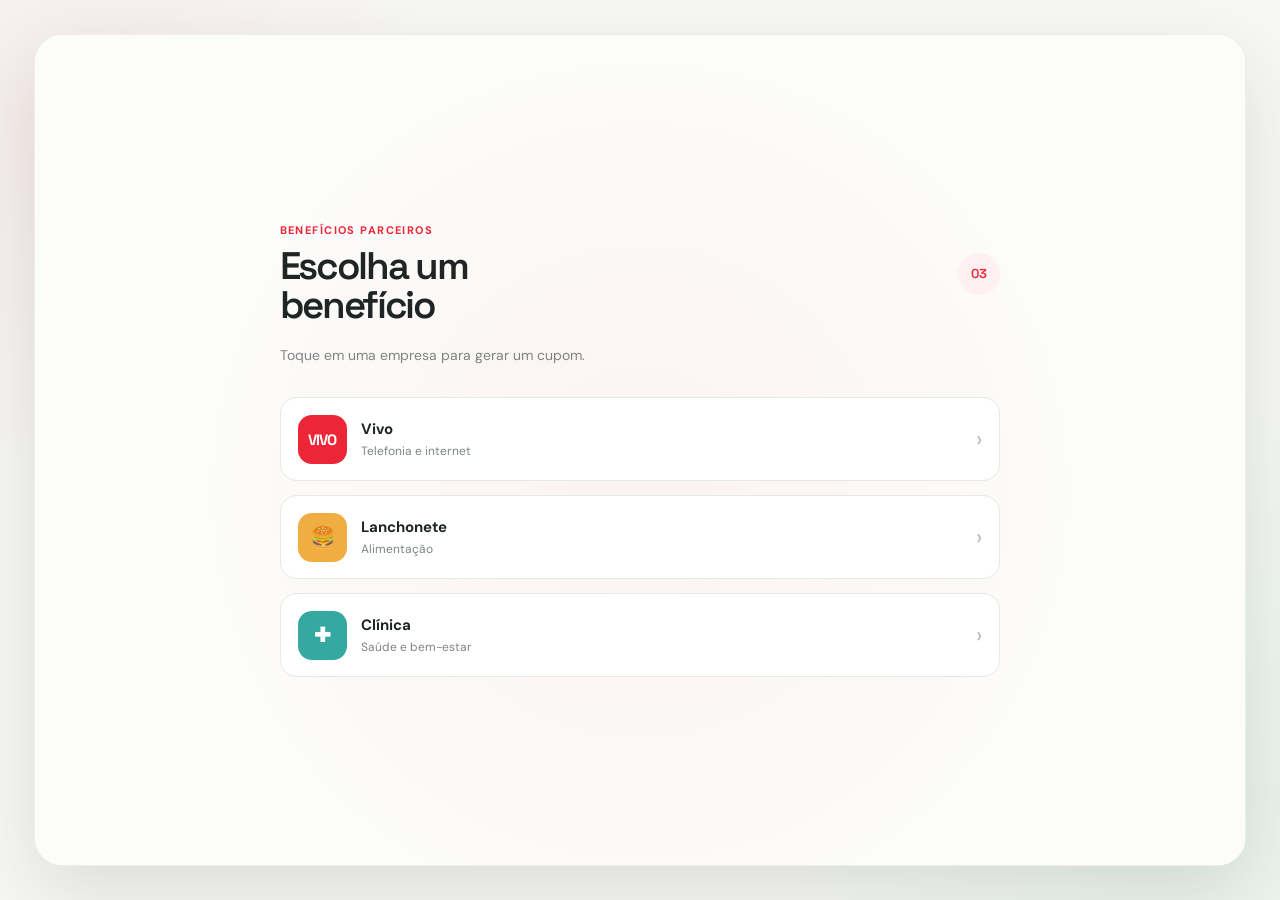
<file: index.html>
<!doctype html>
<html lang="pt-BR">
  <head>
    <meta charset="UTF-8" />
    <meta name="viewport" content="width=device-width, initial-scale=1.0" />
    <meta name="theme-color" content="#f7f8f5" />
    <title>Cupons na palma da mão</title>
    <link rel="preconnect" href="https://fonts.googleapis.com" />
    <link rel="preconnect" href="https://fonts.gstatic.com" crossorigin />
    <link href="https://fonts.googleapis.com/css2?family=DM+Sans:wght@400;500;600;700&family=Space+Grotesk:wght@500;600;700&display=swap" rel="stylesheet" />
    <link rel="stylesheet" href="style.css" />
  </head>
  <body>
    <main class="app-shell" id="appShell">
      <section class="tablet-app" aria-label="Painel de cupons">
        <header class="topbar is-hidden" id="topbar">
          <button class="icon-button home-button is-hidden" id="homeButton" aria-label="Voltar para benefícios">
            <svg viewBox="0 0 24 24" aria-hidden="true"><path d="m3 10 9-7 9 7v10a1 1 0 0 1-1 1h-5v-6H9v6H4a1 1 0 0 1-1-1V10Z"/><path d="M8 21v-6h8v6"/></svg>
          </button>
        </header>

        <div class="workspace">
          <section class="benefits-page page active" id="benefitsPage" aria-label="Escolha de benefício">
            <div class="business-sidebar">
              <div class="sidebar-heading">
                <div>
                  <p class="eyebrow">benefícios parceiros</p>
                  <h1>Escolha um benefício</h1>
                </div>
                <span class="partner-count" id="partnerCount">03</span>
              </div>
              <p class="sidebar-intro">Toque em uma empresa para gerar um cupom.</p>
              <nav class="business-list" id="businessList" aria-label="Empresas parceiras"></nav>
            </div>
          </section>

          <section class="coupon-panel coupon-page page" id="couponPanel" aria-label="Cupom temporário" aria-live="polite"></section>
        </div>
      </section>
    </main>

    <div class="toast" id="toast" role="status"></div>

    <script src="qrcode-lib.js"></script>
    <script src="script.js"></script>
  </body>
</html>
</file>
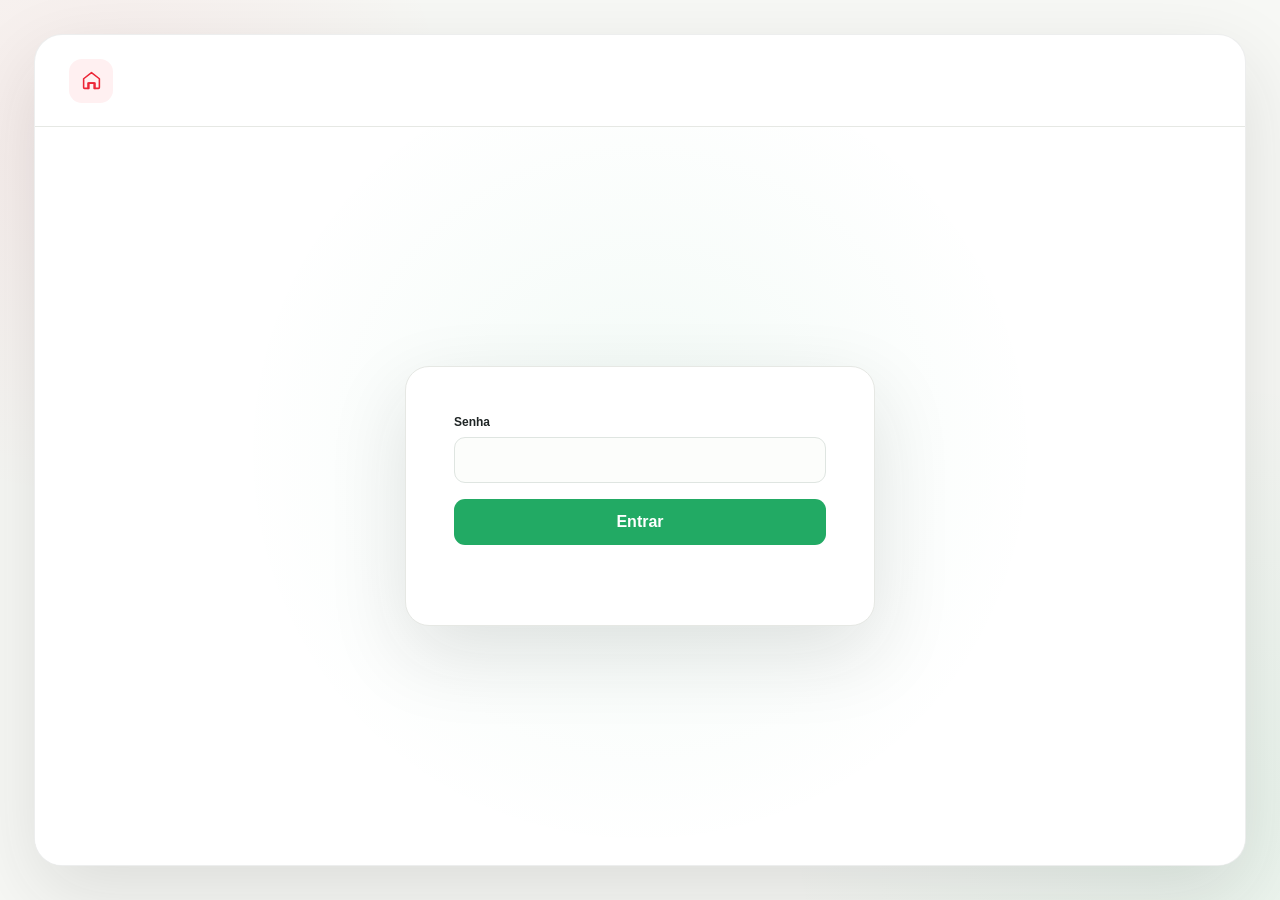
<file: registro/index.html>
<!doctype html>
<html lang="pt-BR">
  <head>
    <meta charset="UTF-8" />
    <meta name="viewport" content="width=device-width, initial-scale=1.0" />
    <title>Cadastro</title>
    <link rel="stylesheet" href="../style.css" />
    <link rel="stylesheet" href="registro.css" />
  </head>
  <body class="registro-body">
    <main class="registro-shell">
      <section class="registro-app">
        <header class="registro-topbar">
          <a class="icon-button registro-home-button" href="/" aria-label="Voltar para benefícios">
            <svg viewBox="0 0 24 24" aria-hidden="true"><path d="m3 10 9-7 9 7v10a1 1 0 0 1-1 1h-5v-6H9v6H4a1 1 0 0 1-1-1V10Z"/><path d="M8 21v-6h8v6"/></svg>
          </a>
        </header>
        <div class="registro-content">
          <section class="access-card" id="accessCard" aria-label="Formulário de senha">
            <form id="loginForm">
              <label class="registro-field">
                <span>Senha</span>
                <input id="password" type="password" autocomplete="current-password" required />
              </label>
              <button class="registro-primary" type="submit">Entrar</button>
              <p class="login-error" id="loginError" role="alert"></p>
            </form>
          </section>

          <section class="registro-dashboard" id="dashboard" hidden>
        <div class="dashboard-heading">
          <div>
            <p class="eyebrow">cadastro</p>
            <h1>Parceiros</h1>
          </div>
          <button class="registro-primary new-button" id="newPartner" type="button">+ Novo parceiro</button>
        </div>

        <form class="partner-form" id="partnerForm" hidden>
          <h2 id="formTitle">Cadastrar parceiro</h2>
          <div class="registro-form-grid">
            <label class="registro-field full-field">
              <span>Nome</span>
              <input id="partnerName" name="name" type="text" placeholder="Ex.: Café do Centro" required />
            </label>
            <label class="registro-field">
              <span>Categoria</span>
              <input id="partnerCategory" name="category" type="text" placeholder="Ex.: Alimentação" required />
            </label>
            <label class="registro-field">
              <span>Benefício</span>
              <input id="partnerOffer" name="offer" type="text" placeholder="Ex.: 10% de desconto" required />
            </label>
            <label class="registro-field">
              <span>Cor</span>
              <input id="partnerColor" name="color" type="color" value="#7b6eea" />
            </label>
            <label class="registro-field">
              <span>Ícone em texto (opcional)</span>
              <input id="partnerIcon" name="icon" type="text" maxlength="3" placeholder="Ex.: ☕ ou CD" />
            </label>
            <label class="registro-field full-field">
              <span>Imagem do ícone (opcional)</span>
              <input id="partnerIconImage" name="iconImage" type="file" accept="image/png,image/jpeg,image/webp,image/gif" />
              <small class="field-help">Envie uma imagem para substituir o ícone em texto.</small>
              <div class="icon-upload-preview" id="iconUploadPreview" hidden>
                <img id="iconPreviewImage" alt="Prévia do ícone" />
                <button class="registro-secondary remove-image-button" id="removeIconImage" type="button">Remover imagem</button>
              </div>
              <p class="field-error" id="iconImageError" role="alert"></p>
            </label>
          </div>
          <div class="form-actions">
            <button class="registro-secondary" id="cancelForm" type="button">Cancelar</button>
            <button class="registro-primary" id="saveForm" type="submit">Salvar parceiro</button>
          </div>
        </form>

        <ol class="partner-list" id="partnerList"></ol>
          </section>
        </div>
      </section>
    </main>
    <script src="registro.js"></script>
  </body>
</html>
</file>
<file: style.css>
:root {
  --red: #ec2637;
  --red-dark: #c9192c;
  --red-soft: #fff0f1;
  --green: #22aa64;
  --green-dark: #16804a;
  --ink: #1f2525;
  --muted: #7d8582;
  --line: #e6e8e4;
  --paper: #ffffff;
  --canvas: #f7f8f5;
  --shadow: 0 28px 80px rgba(31, 37, 37, 0.12);
  font-family: "DM Sans", Arial, sans-serif;
  color: var(--ink);
  background: var(--canvas);
}

* { box-sizing: border-box; }
[hidden] { display: none !important; }

body {
  margin: 0;
  min-width: 320px;
  min-height: 100vh;
  background:
    radial-gradient(circle at 7% 15%, rgba(236, 38, 55, 0.06), transparent 23rem),
    radial-gradient(circle at 95% 90%, rgba(34, 170, 100, 0.07), transparent 27rem),
    var(--canvas);
}

button { font: inherit; }

.app-shell {
  min-height: 100vh;
  padding: 34px;
  display: grid;
  place-items: center;
}

.tablet-app {
  width: min(1400px, 100%);
  min-height: min(850px, calc(100vh - 68px));
  overflow: hidden;
  background: var(--paper);
  border: 1px solid rgba(31, 37, 37, 0.08);
  border-radius: 28px;
  box-shadow: var(--shadow);
  display: flex;
  flex-direction: column;
}

.topbar {
  min-height: 92px;
  border-bottom: 1px solid var(--line);
  display: grid;
  grid-template-columns: 1fr auto 1fr;
  align-items: center;
  padding: 0 34px;
}

.icon-button {
  border: 0;
  display: grid;
  place-items: center;
  width: 44px;
  height: 44px;
  border-radius: 13px;
  color: var(--red);
  background: var(--red-soft);
  cursor: pointer;
  transition: transform .2s ease, background .2s ease;
}

.icon-button:hover { transform: translateY(-2px); background: #ffe3e6; }
.icon-button svg { width: 21px; fill: none; stroke: currentColor; stroke-linecap: round; stroke-linejoin: round; stroke-width: 1.8; }
.is-hidden { visibility: hidden; pointer-events: none; }
.topbar.is-hidden { display: none; }

.brand-lockup { text-align: center; line-height: 1; }
.brand-mark { font: 700 26px/1 "Space Grotesk", sans-serif; letter-spacing: -.08em; color: var(--red); }
.brand-mark span { color: var(--green); margin-left: 2px; }
.brand-caption { display: block; margin-top: 6px; color: var(--muted); font-size: 10px; letter-spacing: .14em; text-transform: uppercase; }

.workspace { position: relative; flex: 1; min-height: 0; display: flex; }
.page { display: none; min-height: 100%; }
.page.active { display: block; flex: 1; width: 100%; }
.coupon-page.active { display: flex; }
.coupon-panel { width: 100%; align-items: center; justify-content: center; padding: 70px 48px; background: radial-gradient(circle at 50% 45%, rgba(236, 38, 55, .045), transparent 31rem), #fff; }

.benefits-page { background: radial-gradient(circle at 50% 55%, rgba(236, 38, 55, .045), transparent 28rem), #fcfcfa; }
.benefits-page.active { display: flex; flex-direction: column; align-items: center; justify-content: center; }
.business-sidebar { width: min(900px, 100%); min-height: 0; margin: 0 auto; padding: clamp(36px, 6vw, 72px) clamp(22px, 7vw, 92px); background: transparent; }
.sidebar-heading { display: flex; align-items: center; justify-content: space-between; gap: 20px; }
.eyebrow { margin: 0 0 9px; color: var(--red); font-size: 11px; font-weight: 700; letter-spacing: .13em; text-transform: uppercase; }
h1, h2, h3, p { margin-top: 0; }
h1 { max-width: 290px; margin-bottom: 0; font: 600 clamp(28px, 3vw, 43px)/1.03 "Space Grotesk", sans-serif; letter-spacing: -.06em; }
.partner-count { display: grid; place-items: center; min-width: 42px; height: 42px; color: var(--red); background: var(--red-soft); border-radius: 50%; font: 600 13px "Space Grotesk", sans-serif; }
.sidebar-intro { max-width: 360px; margin: 19px 0 31px; color: var(--muted); font-size: 14px; line-height: 1.6; }

.business-list { display: grid; gap: 14px; }
.business-card { width: 100%; min-height: 84px; padding: 14px 17px; border: 1px solid var(--line); border-radius: 17px; display: flex; align-items: center; gap: 14px; color: var(--ink); background: var(--paper); text-align: left; cursor: pointer; transition: transform .2s ease, border-color .2s ease, box-shadow .2s ease; }
.business-card:hover { transform: translateX(4px); border-color: #f4a1a9; box-shadow: 0 10px 22px rgba(236, 38, 55, .08); }
.business-card.active { border-color: var(--red); box-shadow: 0 10px 22px rgba(236, 38, 55, .1); }
.business-logo { display: grid; place-items: center; width: 49px; height: 49px; flex: 0 0 49px; border-radius: 14px; color: #fff; font: 700 13px "Space Grotesk", sans-serif; letter-spacing: -.06em; }
.business-logo img { display: block; width: 100%; height: 100%; border-radius: inherit; object-fit: cover; }
.business-logo.vivo { background: var(--red); font-size: 15px; }
.business-logo.snack { background: #f0ad42; font-size: 21px; }
.business-logo.clinic { background: #35a8a2; font-size: 20px; }
.business-logo.custom { background: var(--partner-color); font-size: 15px; }
.business-copy { min-width: 0; flex: 1; }
.business-copy strong { display: block; margin-bottom: 4px; font-size: 15px; }
.business-copy span { display: block; color: var(--muted); font-size: 12px; white-space: nowrap; overflow: hidden; text-overflow: ellipsis; }
.business-arrow { color: #b3bab6; font-size: 23px; line-height: 1; transition: color .2s ease, transform .2s ease; }
.business-card.active .business-arrow, .business-card:hover .business-arrow { color: var(--red); transform: translateX(3px); }
.coupon-content { z-index: 1; width: min(560px, 100%); text-align: center; }
.coupon-label { display: inline-flex; align-items: center; gap: 7px; margin-bottom: 17px; color: var(--green-dark); font-size: 11px; font-weight: 700; letter-spacing: .13em; text-transform: uppercase; }
.coupon-label::before, .coupon-label::after { width: 18px; height: 1px; background: #8bd1ad; content: ""; }
.coupon-content h2 { margin-bottom: 13px; font: 600 clamp(32px, 4.4vw, 57px)/.98 "Space Grotesk", sans-serif; letter-spacing: -.07em; }
.coupon-content h2 em { color: var(--red); font-style: normal; }
.coupon-subtitle { max-width: 400px; margin: 0 auto 30px; color: var(--muted); font-size: 14px; line-height: 1.6; }

.qr-stage { width: min(304px, 76vw); margin: 0 auto 25px; padding: 14px; border: 1px solid #edf0ed; border-radius: 24px; background: #fff; box-shadow: 0 20px 44px rgba(31, 37, 37, .1); }
.qr-frame { position: relative; padding: 15px; border-radius: 15px; background: #f9faf8; }
.qr-frame canvas { display: block; width: 100% !important; height: auto !important; image-rendering: pixelated; }
.qr-frame.expired { opacity: .22; filter: grayscale(1); }
.qr-overlay { position: absolute; inset: 0; display: none; place-items: center; padding: 20px; border-radius: 15px; background: rgba(255,255,255,.76); color: var(--red-dark); font-size: 14px; font-weight: 700; }
.qr-frame.expired .qr-overlay { display: grid; }

.timer-row { display: inline-flex; align-items: center; gap: 10px; margin-bottom: 13px; padding: 9px 14px; border-radius: 99px; color: var(--red-dark); background: var(--red-soft); font-size: 12px; font-weight: 700; }
.timer-icon { width: 16px; height: 16px; border: 2px solid currentColor; border-radius: 50%; position: relative; }
.timer-icon::before { position: absolute; width: 1px; height: 5px; left: 6px; top: 2px; background: currentColor; content: ""; }
.timer-icon::after { position: absolute; width: 4px; height: 1px; left: 6px; top: 7px; background: currentColor; transform: rotate(28deg); transform-origin: left center; content: ""; }
.progress { height: 4px; width: min(300px, 75vw); margin: 0 auto 22px; overflow: hidden; border-radius: 99px; background: #f4d4d7; }
.progress-bar { height: 100%; width: 100%; border-radius: inherit; background: var(--red); transform-origin: left; transition: width 1s linear; }
.coupon-hint { color: var(--muted); font-size: 12px; }
.coupon-hint strong { color: var(--ink); }

.empty-state { text-align: center; }
.empty-symbol { display: grid; place-items: center; width: 88px; height: 88px; margin: 0 auto 23px; border-radius: 28px; color: var(--red); background: var(--red-soft); font: 600 37px "Space Grotesk", sans-serif; }
.empty-state h2 { margin-bottom: 12px; font: 600 35px/1 "Space Grotesk", sans-serif; letter-spacing: -.06em; }
.empty-state p { max-width: 300px; margin: 0 auto; color: var(--muted); font-size: 14px; line-height: 1.6; }

.expired-state .coupon-label { color: var(--red); }
.expired-state .coupon-label::before, .expired-state .coupon-label::after { background: #f3aab0; }
.expired-state h2 { margin-bottom: 12px; }
.expired-state h2 em { color: var(--red); font-style: normal; }
.expired-state p { max-width: 375px; }
.new-coupon-button { margin-top: 24px; padding: 13px 22px; border: 0; border-radius: 12px; color: #fff; background: var(--red); font-weight: 700; cursor: pointer; box-shadow: 0 8px 18px rgba(236, 38, 55, .2); transition: transform .2s ease, background .2s ease; }
.new-coupon-button:hover { transform: translateY(-2px); background: var(--red-dark); }

.mobile-coupon { width: min(430px, 100%); padding: 35px 28px; border: 1px solid var(--line); border-radius: 28px; background: #fff; box-shadow: var(--shadow); }
.mobile-coupon .mobile-brand { margin-bottom: 42px; text-align: left; }
.mobile-brand .brand-mark { font-size: 22px; }
.mobile-coupon .coupon-label { margin-bottom: 26px; }
.mobile-coupon h2 { font-size: 42px; }
.mobile-coupon .coupon-subtitle { margin-bottom: 26px; }
.coupon-ticket { position: relative; padding: 22px 20px; border: 1px dashed #e2e6e2; border-radius: 18px; background: #fbfcfa; text-align: left; }
.coupon-ticket::before, .coupon-ticket::after { position: absolute; top: 50%; width: 12px; height: 24px; border-radius: 50%; background: var(--canvas); content: ""; transform: translateY(-50%); }
.coupon-ticket::before { left: -7px; }
.coupon-ticket::after { right: -7px; }
.ticket-label { display: block; margin-bottom: 7px; color: var(--muted); font-size: 11px; text-transform: uppercase; letter-spacing: .1em; }
.ticket-code { display: block; color: var(--red); font: 700 25px "Space Grotesk", sans-serif; letter-spacing: .12em; }
.mobile-coupon .valid-note { display: block; margin-top: 16px; color: var(--green-dark); font-size: 12px; }
.back-home { width: 100%; margin-top: 28px; padding: 13px; border: 1px solid #dfe4e0; border-radius: 12px; color: var(--ink); background: #fff; font-weight: 700; cursor: pointer; }

.toast { position: fixed; left: 50%; bottom: 24px; z-index: 10; padding: 12px 17px; border-radius: 10px; color: #fff; background: var(--ink); font-size: 12px; opacity: 0; pointer-events: none; transform: translate(-50%, 12px); transition: opacity .2s ease, transform .2s ease; }
.toast.show { opacity: 1; transform: translate(-50%, 0); }

@media (max-width: 850px) {
  .app-shell { padding: 0; }
  .tablet-app { min-height: 100vh; border-radius: 0; border: 0; }
  .business-sidebar { padding: 45px 22px 55px; }
  .sidebar-intro { margin-bottom: 21px; }
  .business-list { grid-template-columns: repeat(3, minmax(0, 1fr)); }
  .business-card { min-height: 118px; padding: 13px; display: block; }
  .business-logo { margin-bottom: 10px; }
  .business-copy strong { font-size: 13px; }
  .business-copy span { font-size: 10px; }
  .business-arrow { display: none; }
  .coupon-panel { min-height: 610px; padding: 55px 22px; }
  .topbar { padding: 0 20px; }
}

@media (max-width: 480px) {
  .topbar { min-height: 75px; }
  .brand-mark { font-size: 22px; }
  .brand-caption { font-size: 8px; }
  .business-sidebar { padding-top: 26px; }
  h1 { font-size: 29px; }
  .business-list { gap: 7px; }
  .business-card { min-height: 99px; padding: 9px; border-radius: 13px; }
  .business-logo { width: 38px; height: 38px; min-height: 38px; margin-bottom: 8px; border-radius: 10px; font-size: 16px; }
  .business-logo.vivo { font-size: 12px; }
  .business-copy strong { font-size: 11px; }
  .business-copy span { font-size: 9px; }
  .coupon-panel { min-height: 560px; }
  .coupon-content h2 { font-size: 38px; }
}
</file>
<file: registro/registro.css>
.registro-body { min-height: 100vh; padding: 34px; display: grid; place-items: center; }
.registro-shell { position: relative; width: min(1400px, 100%); }
.registro-app { min-height: min(850px, calc(100vh - 68px)); overflow: hidden; border: 1px solid rgba(31, 37, 37, .08); border-radius: 28px; background: var(--paper); box-shadow: var(--shadow); display: flex; flex-direction: column; }
.registro-topbar { min-height: 92px; padding: 0 34px; border-bottom: 1px solid var(--line); display: flex; align-items: center; }
.registro-home-button { text-decoration: none; }
.registro-content { width: 100%; flex: 1; min-height: 0; padding: 44px 22px; display: grid; place-items: center; background: radial-gradient(circle at 50% 44%, rgba(34, 170, 100, .06), transparent 25rem), #fff; }
.access-card { width: min(470px, 100%); margin: 0 auto; padding: clamp(28px, 5vw, 48px); border: 1px solid var(--line); border-radius: 24px; background: #fff; box-shadow: var(--shadow); }
#loginForm { display: grid; gap: 16px; }
.registro-field { display: grid; gap: 8px; }
.registro-field span { color: var(--ink); font-size: 12px; font-weight: 700; }
.registro-field input { width: 100%; min-height: 46px; padding: 0 13px; border: 1px solid #dfe5e1; border-radius: 11px; outline: none; color: var(--ink); background: #fcfdfb; font: inherit; font-size: 14px; }
.registro-field input:focus { border-color: var(--green); box-shadow: 0 0 0 3px rgba(34, 170, 100, .12); }
.registro-field input[type="color"] { padding: 4px; cursor: pointer; }
.registro-field input[type="file"] { min-height: auto; padding: 10px 12px; cursor: pointer; background: #fff; }
.field-help { color: var(--muted); font-size: 11px; line-height: 1.4; }
.field-error { min-height: 16px; margin: 0; color: var(--red-dark); font-size: 11px; font-weight: 700; }
.icon-upload-preview { display: flex; align-items: center; gap: 12px; padding: 10px; border: 1px solid #dfe9e2; border-radius: 13px; background: #fff; }
.icon-upload-preview img { width: 58px; height: 58px; border-radius: 12px; object-fit: cover; }
.remove-image-button { min-height: 38px; padding: 0 12px; font-size: 12px; }
.registro-primary, .registro-secondary { min-height: 46px; padding: 0 18px; border-radius: 11px; font: inherit; font-weight: 700; cursor: pointer; }
.registro-primary { border: 0; color: #fff; background: var(--green); }
.registro-primary:hover { background: var(--green-dark); }
.registro-secondary { border: 1px solid #dfe5e1; color: var(--ink); background: #fff; }
.login-error { min-height: 16px; margin: 0; color: var(--red-dark); font-size: 12px; font-weight: 700; }
.registro-dashboard { padding: clamp(26px, 5vw, 48px); border: 1px solid var(--line); border-radius: 24px; background: #fff; box-shadow: var(--shadow); }
.dashboard-heading { display: flex; align-items: flex-start; justify-content: space-between; gap: 22px; margin-bottom: 26px; }
.dashboard-heading h1 { margin: 0; font: 600 clamp(31px, 4vw, 45px)/1 "Space Grotesk", sans-serif; letter-spacing: -.06em; }
.new-button { white-space: nowrap; }
.partner-form { margin-bottom: 24px; padding: 22px; border: 1px solid #dfe9e2; border-radius: 16px; background: #f8fcf9; }
.partner-form h2 { margin: 0 0 18px; color: var(--green-dark); font: 600 20px "Space Grotesk", sans-serif; }
.registro-form-grid { display: grid; grid-template-columns: 1fr 1fr; gap: 16px; }
.full-field { grid-column: 1 / -1; }
.form-actions { display: flex; justify-content: flex-end; gap: 10px; margin-top: 18px; }
.partner-list { display: grid; gap: 10px; margin: 0; padding: 0; list-style: none; counter-reset: partner; }
.partner-row { display: grid; grid-template-columns: 34px minmax(0, 1fr) auto; align-items: center; gap: 14px; padding: 13px 15px; border: 1px solid var(--line); border-radius: 15px; counter-increment: partner; }
.partner-row::before { content: counter(partner, decimal-leading-zero); color: #a6b0ab; font: 600 12px "Space Grotesk", sans-serif; }
.partner-info { min-width: 0; }
.partner-info strong, .partner-info > span { display: block; }
.partner-info strong { margin-bottom: 4px; font-size: 14px; }
.partner-info > span { color: var(--muted); font-size: 12px; white-space: nowrap; overflow: hidden; text-overflow: ellipsis; }
.partner-icon { display: inline-grid !important; width: 27px; height: 27px; margin-right: 8px; place-items: center; overflow: hidden; border-radius: 8px; color: #fff; background: var(--partner-color); font-size: 10px; vertical-align: middle; }
.partner-icon img { display: block; width: 100%; height: 100%; object-fit: cover; }
.partner-actions { display: flex; align-items: center; gap: 6px; }
.partner-actions button { min-width: 34px; height: 34px; padding: 0 10px; border: 1px solid #dfe5e1; border-radius: 9px; color: var(--ink); background: #fff; font: inherit; font-size: 11px; font-weight: 700; cursor: pointer; }
.partner-actions button:disabled { color: #c6ceca; background: #f6f8f6; cursor: not-allowed; }
.partner-actions .remove { color: var(--red-dark); border-color: #f1d3d6; }

@media (max-width: 560px) {
  .registro-body { padding: 0; }
  .registro-app { min-height: 100vh; border: 0; border-radius: 0; }
  .registro-topbar { padding: 0 20px; }
  .registro-form-grid { grid-template-columns: 1fr; }
  .full-field { grid-column: auto; }
  .dashboard-heading { display: block; }
  .new-button { margin-top: 18px; }
  .partner-row { grid-template-columns: 25px minmax(0, 1fr); }
  .partner-actions { grid-column: 2; justify-content: flex-end; }
}
</file>
